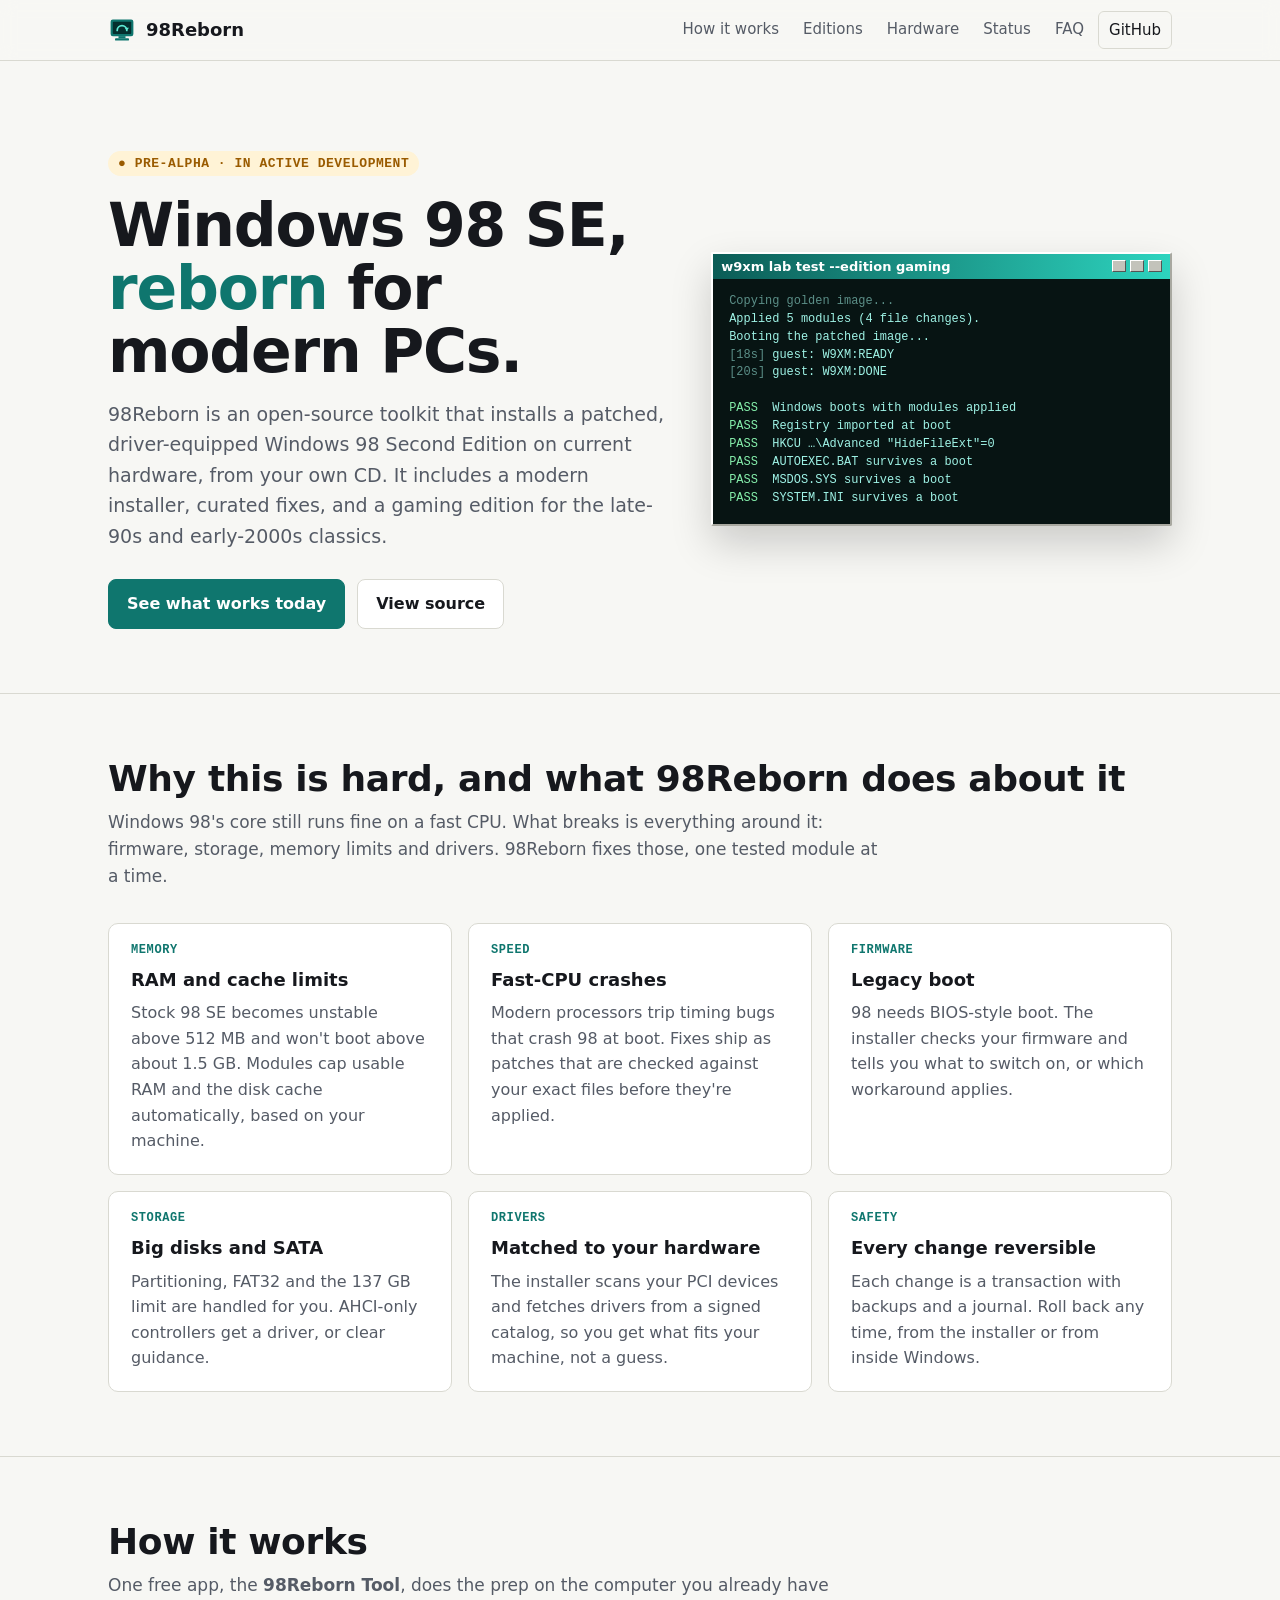
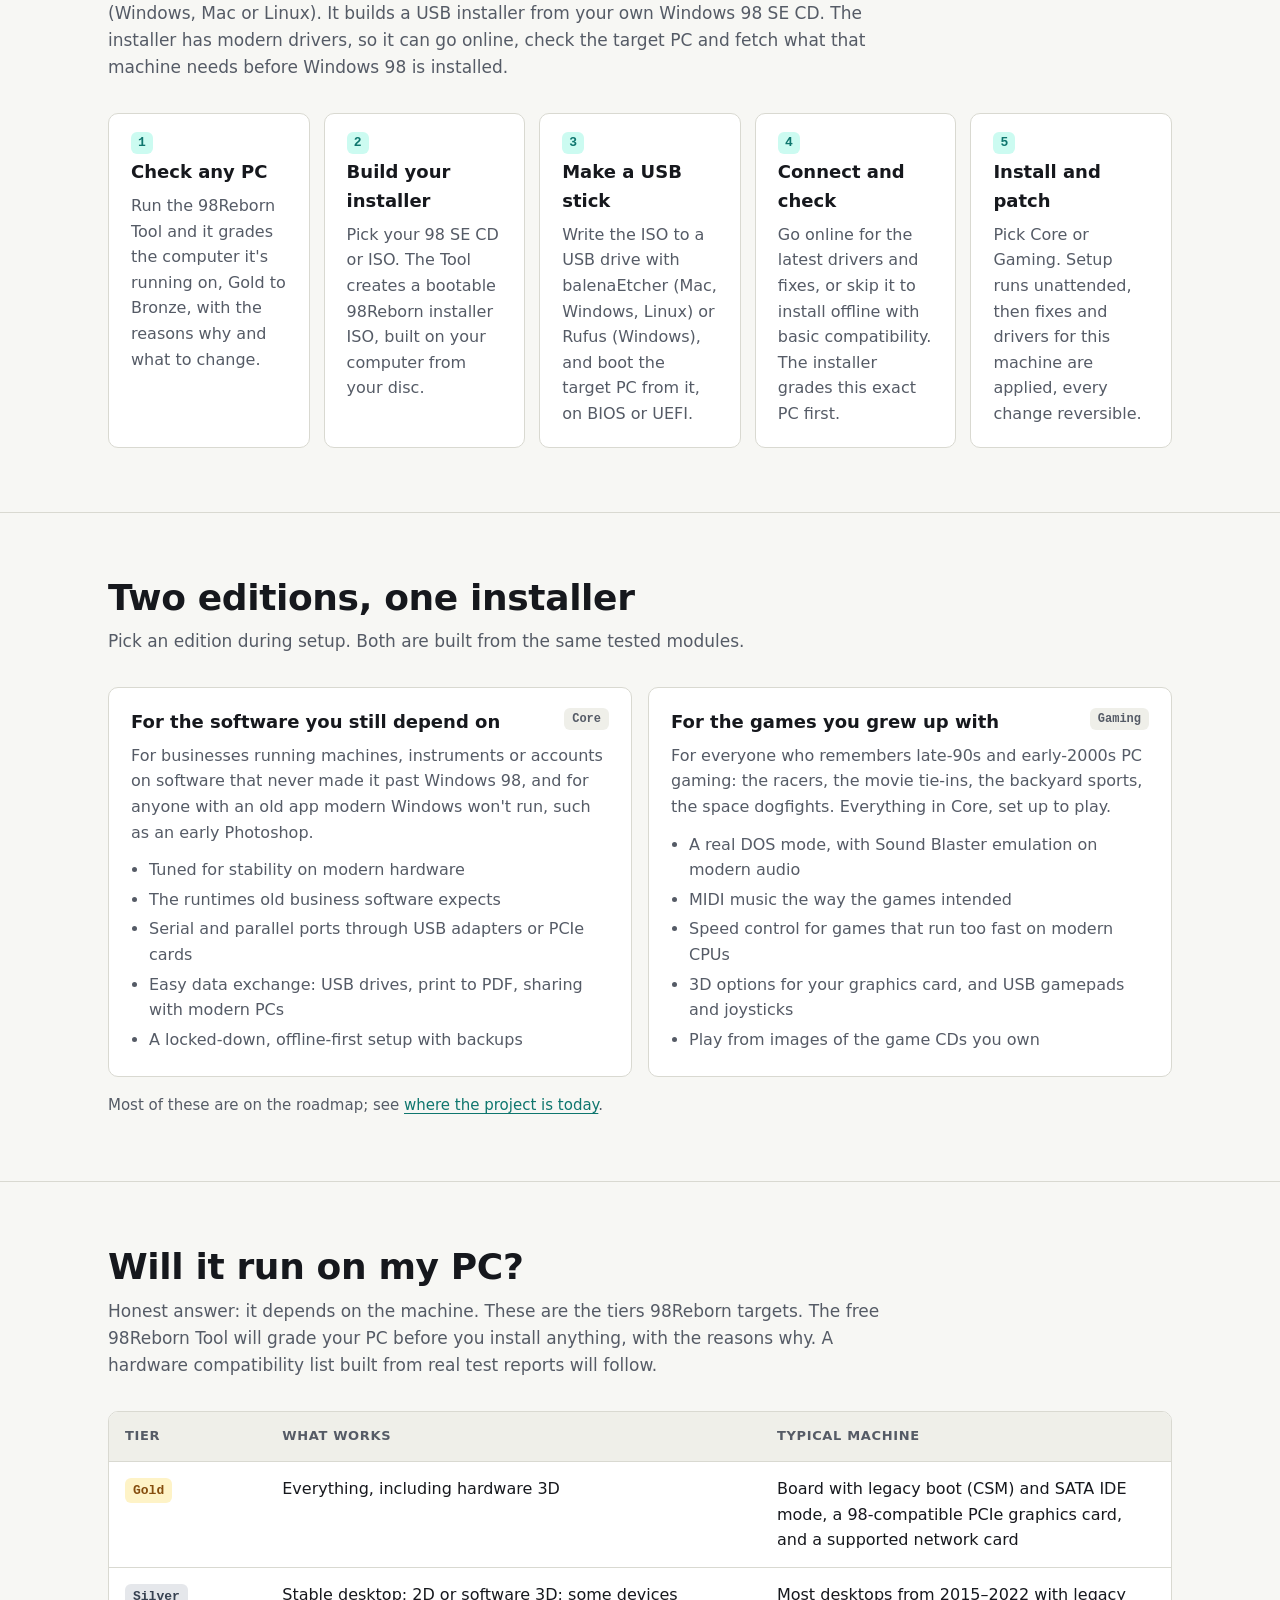
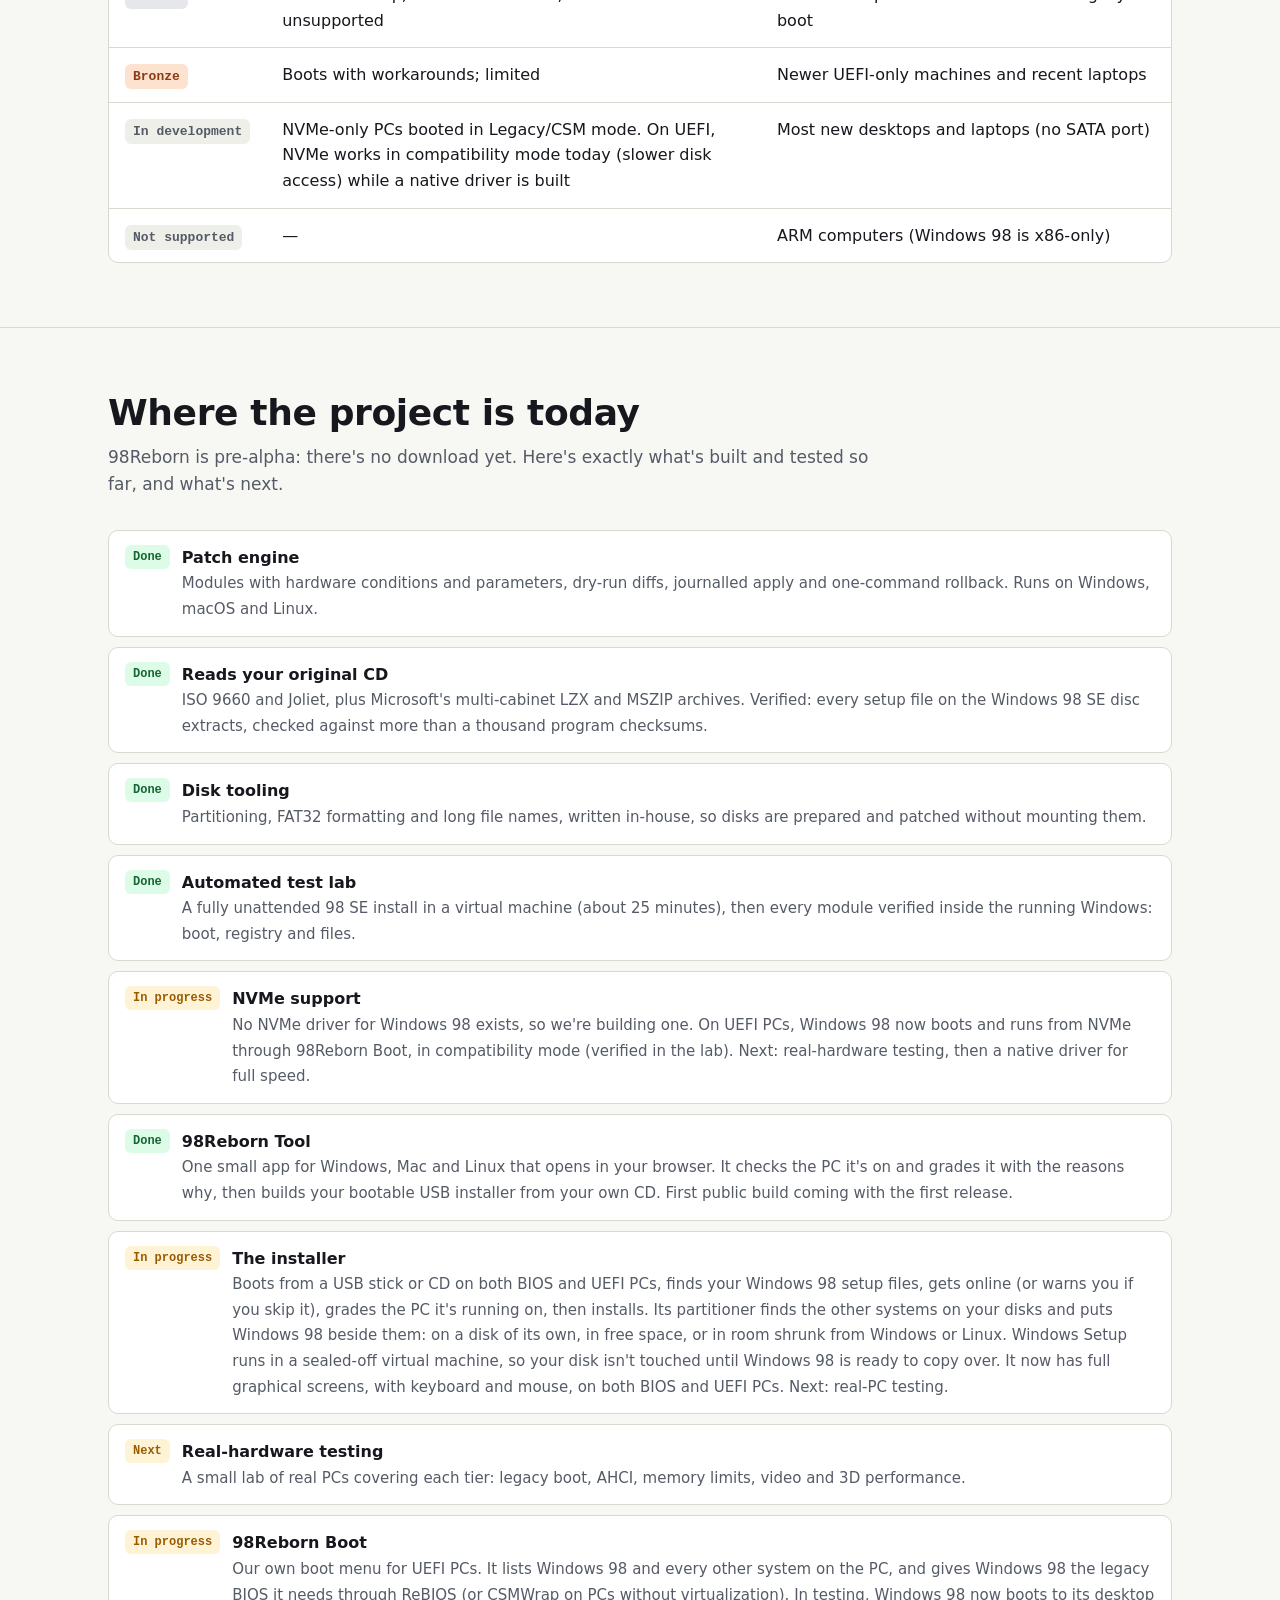
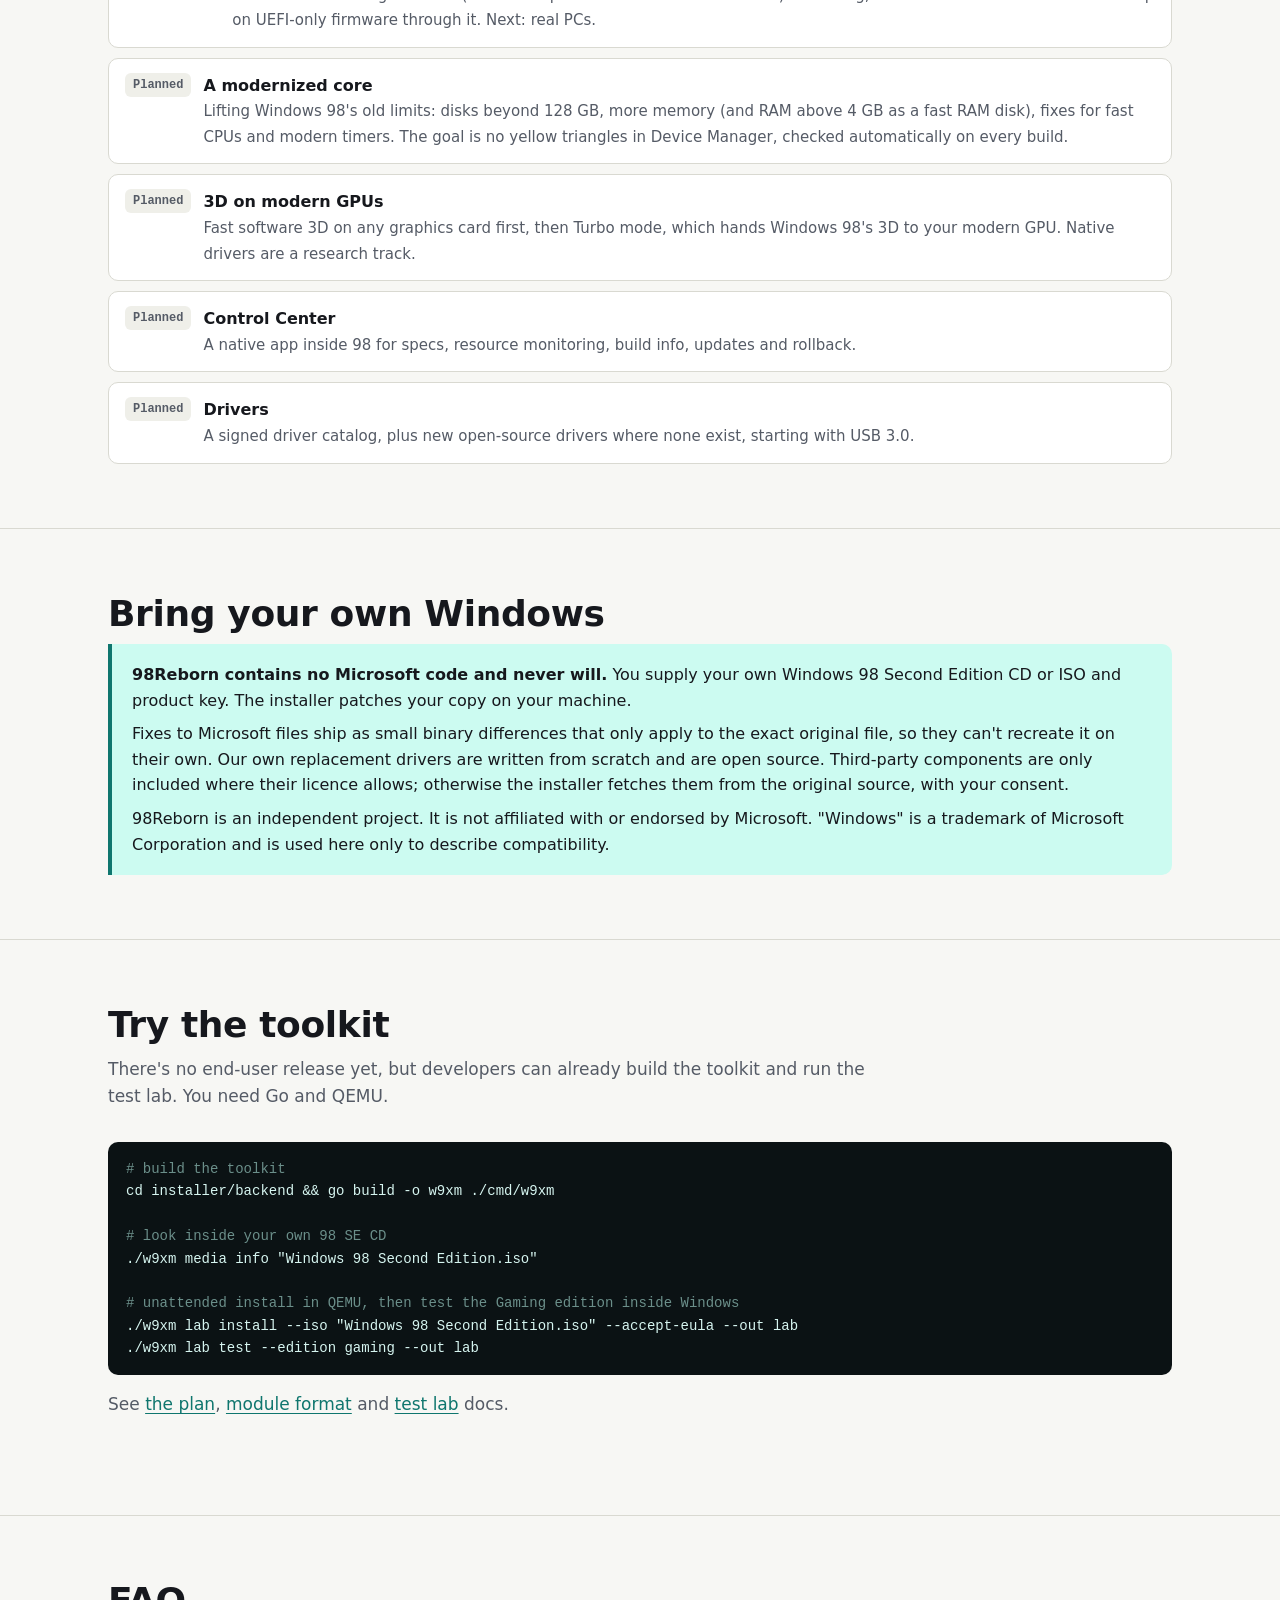
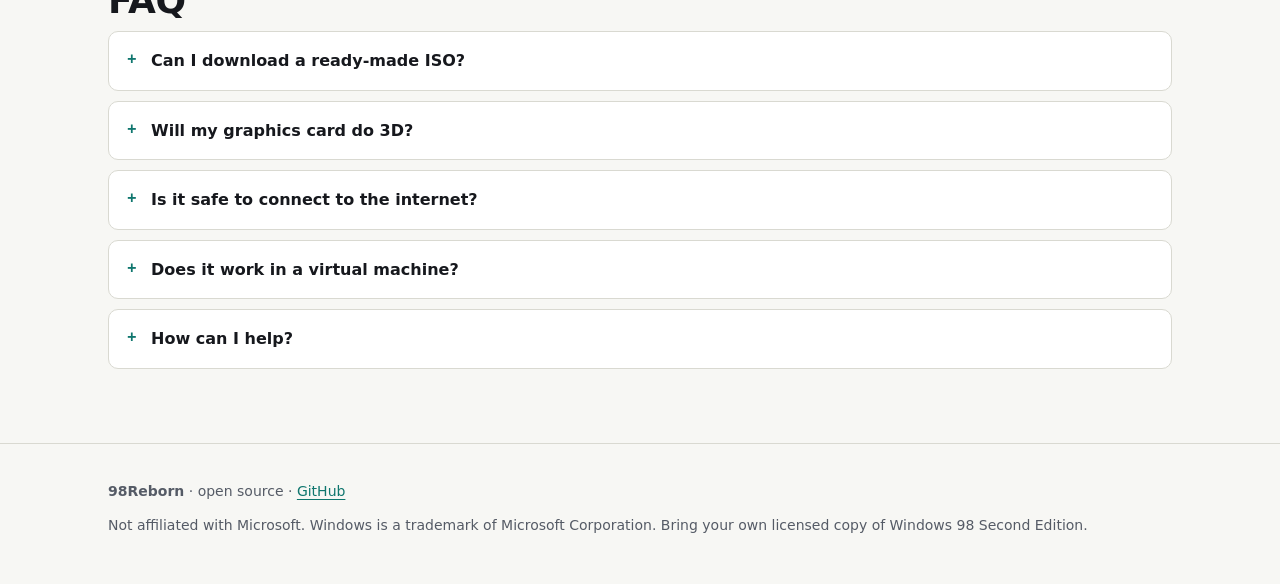
<file: site/index.html>
<!doctype html>
<html lang="en">
<head>
  <meta charset="utf-8">
  <meta name="viewport" content="width=device-width, initial-scale=1">
  <title>98Reborn: Windows 98 SE, rebuilt for modern PCs</title>
  <meta name="description" content="98Reborn is an open-source toolkit that installs a patched, driver-equipped Windows 98 Second Edition on modern hardware, from your own CD.">
  <meta property="og:title" content="98Reborn">
  <meta property="og:description" content="Windows 98 SE, rebuilt to install and run on modern PCs. Bring your own CD; no Microsoft files included.">
  <meta name="theme-color" content="#0f766e">
  <link rel="icon" href="favicon.svg" type="image/svg+xml">
  <link rel="stylesheet" href="style.css">
</head>
<body>

<header class="top">
  <div class="wrap">
    <a class="brand" href="#"><img src="favicon.svg" alt="">98Reborn</a>
    <nav class="nav" aria-label="Main">
      <a href="#how">How it works</a>
      <a href="#editions">Editions</a>
      <a href="#hardware">Hardware</a>
      <a href="#status">Status</a>
      <a href="#faq">FAQ</a>
      <a class="gh" href="https://github.com/PatrickWalshCreates/98Reborn">GitHub</a>
    </nav>
  </div>
</header>

<main>
  <div class="hero">
    <div class="wrap">
      <div>
        <span class="eyebrow">● Pre-alpha · in active development</span>
        <h1>Windows 98 SE,<br><em>reborn</em> for modern PCs.</h1>
        <p class="lede">98Reborn is an open-source toolkit that installs a patched, driver-equipped Windows 98 Second Edition on current hardware, from your own CD. It includes a modern installer, curated fixes, and a gaming edition for the late-90s and early-2000s classics.</p>
        <div class="actions">
          <a class="btn primary" href="#status">See what works today</a>
          <a class="btn" href="https://github.com/PatrickWalshCreates/98Reborn">View source</a>
        </div>
      </div>
      <div class="window" aria-label="Example lab run output">
        <div class="bar">w9xm lab test --edition gaming<span class="dots"><i></i><i></i><i></i></span></div>
        <div class="body term"><pre><span class="dim">Copying golden image...</span>
Applied 5 modules (4 file changes).
Booting the patched image...
<span class="dim">[18s]</span> guest: W9XM:READY
<span class="dim">[20s]</span> guest: W9XM:DONE

<span class="ok">PASS</span>  Windows boots with modules applied
<span class="ok">PASS</span>  Registry imported at boot
<span class="ok">PASS</span>  HKCU …\Advanced "HideFileExt"=0
<span class="ok">PASS</span>  AUTOEXEC.BAT survives a boot
<span class="ok">PASS</span>  MSDOS.SYS survives a boot
<span class="ok">PASS</span>  SYSTEM.INI survives a boot</pre></div>
      </div>
    </div>
  </div>

  <section id="why">
    <div class="wrap">
      <h2>Why this is hard, and what 98Reborn does about it</h2>
      <p class="sub">Windows 98's core still runs fine on a fast CPU. What breaks is everything around it: firmware, storage, memory limits and drivers. 98Reborn fixes those, one tested module at a time.</p>
      <div class="grid c3">
        <div class="card"><span class="k">Memory</span><h3>RAM and cache limits</h3><p>Stock 98 SE becomes unstable above 512 MB and won't boot above about 1.5 GB. Modules cap usable RAM and the disk cache automatically, based on your machine.</p></div>
        <div class="card"><span class="k">Speed</span><h3>Fast-CPU crashes</h3><p>Modern processors trip timing bugs that crash 98 at boot. Fixes ship as patches that are checked against your exact files before they're applied.</p></div>
        <div class="card"><span class="k">Firmware</span><h3>Legacy boot</h3><p>98 needs BIOS-style boot. The installer checks your firmware and tells you what to switch on, or which workaround applies.</p></div>
        <div class="card"><span class="k">Storage</span><h3>Big disks and SATA</h3><p>Partitioning, FAT32 and the 137 GB limit are handled for you. AHCI-only controllers get a driver, or clear guidance.</p></div>
        <div class="card"><span class="k">Drivers</span><h3>Matched to your hardware</h3><p>The installer scans your PCI devices and fetches drivers from a signed catalog, so you get what fits your machine, not a guess.</p></div>
        <div class="card"><span class="k">Safety</span><h3>Every change reversible</h3><p>Each change is a transaction with backups and a journal. Roll back any time, from the installer or from inside Windows.</p></div>
      </div>
    </div>
  </section>

  <section id="how">
    <div class="wrap">
      <h2>How it works</h2>
      <p class="sub">One free app, the <strong>98Reborn Tool</strong>, does the prep on the computer you already have (Windows, Mac or Linux). It builds a USB installer from your own Windows 98 SE CD. The installer has modern drivers, so it can go online, check the target PC and fetch what that machine needs before Windows 98 is installed.</p>
      <div class="steps">
        <div class="card step"><h3>Check any PC</h3><p>Run the 98Reborn Tool and it grades the computer it's running on, Gold to Bronze, with the reasons why and what to change.</p></div>
        <div class="card step"><h3>Build your installer</h3><p>Pick your 98 SE CD or ISO. The Tool creates a bootable 98Reborn installer ISO, built on your computer from your disc.</p></div>
        <div class="card step"><h3>Make a USB stick</h3><p>Write the ISO to a USB drive with balenaEtcher (Mac, Windows, Linux) or Rufus (Windows), and boot the target PC from it, on BIOS or UEFI.</p></div>
        <div class="card step"><h3>Connect and check</h3><p>Go online for the latest drivers and fixes, or skip it to install offline with basic compatibility. The installer grades this exact PC first.</p></div>
        <div class="card step"><h3>Install and patch</h3><p>Pick Core or Gaming. Setup runs unattended, then fixes and drivers for this machine are applied, every change reversible.</p></div>
      </div>
    </div>
  </section>

  <section id="editions">
    <div class="wrap">
      <h2>Two editions, one installer</h2>
      <p class="sub">Pick an edition during setup. Both are built from the same tested modules.</p>
      <div class="grid c2">
        <div class="card edition">
          <span class="tag">Core</span>
          <h3>For the software you still depend on</h3>
          <p>For businesses running machines, instruments or accounts on software that never made it past Windows 98, and for anyone with an old app modern Windows won't run, such as an early Photoshop.</p>
          <ul>
            <li>Tuned for stability on modern hardware</li>
            <li>The runtimes old business software expects</li>
            <li>Serial and parallel ports through USB adapters or PCIe cards</li>
            <li>Easy data exchange: USB drives, print to PDF, sharing with modern PCs</li>
            <li>A locked-down, offline-first setup with backups</li>
          </ul>
        </div>
        <div class="card edition">
          <span class="tag">Gaming</span>
          <h3>For the games you grew up with</h3>
          <p>For everyone who remembers late-90s and early-2000s PC gaming: the racers, the movie tie-ins, the backyard sports, the space dogfights. Everything in Core, set up to play.</p>
          <ul>
            <li>A real DOS mode, with Sound Blaster emulation on modern audio</li>
            <li>MIDI music the way the games intended</li>
            <li>Speed control for games that run too fast on modern CPUs</li>
            <li>3D options for your graphics card, and USB gamepads and joysticks</li>
            <li>Play from images of the game CDs you own</li>
          </ul>
        </div>
      </div>
      <p class="sub" style="margin:16px 0 0;font-size:15px">Most of these are on the roadmap; see <a href="#status">where the project is today</a>.</p>
    </div>
  </section>

  <section id="hardware">
    <div class="wrap">
      <h2>Will it run on my PC?</h2>
      <p class="sub">Honest answer: it depends on the machine. These are the tiers 98Reborn targets. The free 98Reborn Tool will grade your PC before you install anything, with the reasons why. A hardware compatibility list built from real test reports will follow.</p>
      <div class="tablewrap">
        <table>
          <thead><tr><th>Tier</th><th>What works</th><th>Typical machine</th></tr></thead>
          <tbody>
            <tr><td><span class="tier t-gold">Gold</span></td><td>Everything, including hardware 3D</td><td>Board with legacy boot (CSM) and SATA IDE mode, a 98-compatible PCIe graphics card, and a supported network card</td></tr>
            <tr><td><span class="tier t-silver">Silver</span></td><td>Stable desktop; 2D or software 3D; some devices unsupported</td><td>Most desktops from 2015–2022 with legacy boot</td></tr>
            <tr><td><span class="tier t-bronze">Bronze</span></td><td>Boots with workarounds; limited</td><td>Newer UEFI-only machines and recent laptops</td></tr>
            <tr><td><span class="tier t-no">In development</span></td><td>NVMe-only PCs booted in Legacy/CSM mode. On UEFI, NVMe works in compatibility mode today (slower disk access) while a native driver is built</td><td>Most new desktops and laptops (no SATA port)</td></tr>
            <tr><td><span class="tier t-no">Not supported</span></td><td>—</td><td>ARM computers (Windows 98 is x86-only)</td></tr>
          </tbody>
        </table>
      </div>
    </div>
  </section>

  <section id="status">
    <div class="wrap">
      <h2>Where the project is today</h2>
      <p class="sub">98Reborn is pre-alpha: there's no download yet. Here's exactly what's built and tested so far, and what's next.</p>
      <ul class="status-list">
        <li><span class="pill done">Done</span><div><strong>Patch engine</strong><span class="d">Modules with hardware conditions and parameters, dry-run diffs, journalled apply and one-command rollback. Runs on Windows, macOS and Linux.</span></div></li>
        <li><span class="pill done">Done</span><div><strong>Reads your original CD</strong><span class="d">ISO 9660 and Joliet, plus Microsoft's multi-cabinet LZX and MSZIP archives. Verified: every setup file on the Windows 98 SE disc extracts, checked against more than a thousand program checksums.</span></div></li>
        <li><span class="pill done">Done</span><div><strong>Disk tooling</strong><span class="d">Partitioning, FAT32 formatting and long file names, written in-house, so disks are prepared and patched without mounting them.</span></div></li>
        <li><span class="pill done">Done</span><div><strong>Automated test lab</strong><span class="d">A fully unattended 98 SE install in a virtual machine (about 25 minutes), then every module verified inside the running Windows: boot, registry and files.</span></div></li>
        <li><span class="pill wip">In progress</span><div><strong>NVMe support</strong><span class="d">No NVMe driver for Windows 98 exists, so we're building one. On UEFI PCs, Windows 98 now boots and runs from NVMe through 98Reborn Boot, in compatibility mode (verified in the lab). Next: real-hardware testing, then a native driver for full speed.</span></div></li>
        <li><span class="pill done">Done</span><div><strong>98Reborn Tool</strong><span class="d">One small app for Windows, Mac and Linux that opens in your browser. It checks the PC it's on and grades it with the reasons why, then builds your bootable USB installer from your own CD. First public build coming with the first release.</span></div></li>
        <li><span class="pill wip">In progress</span><div><strong>The installer</strong><span class="d">Boots from a USB stick or CD on both BIOS and UEFI PCs, finds your Windows 98 setup files, gets online (or warns you if you skip it), grades the PC it's running on, then installs. Its partitioner finds the other systems on your disks and puts Windows 98 beside them: on a disk of its own, in free space, or in room shrunk from Windows or Linux. Windows Setup runs in a sealed-off virtual machine, so your disk isn't touched until Windows 98 is ready to copy over. It now has full graphical screens, with keyboard and mouse, on both BIOS and UEFI PCs. Next: real-PC testing.</span></div></li>
        <li><span class="pill wip">Next</span><div><strong>Real-hardware testing</strong><span class="d">A small lab of real PCs covering each tier: legacy boot, AHCI, memory limits, video and 3D performance.</span></div></li>
        <li><span class="pill wip">In progress</span><div><strong>98Reborn Boot</strong><span class="d">Our own boot menu for UEFI PCs. It lists Windows 98 and every other system on the PC, and gives Windows 98 the legacy BIOS it needs through ReBIOS (or CSMWrap on PCs without virtualization). In testing, Windows 98 now boots to its desktop on UEFI-only firmware through it. Next: real PCs.</span></div></li>
        <li><span class="pill todo">Planned</span><div><strong>A modernized core</strong><span class="d">Lifting Windows 98's old limits: disks beyond 128 GB, more memory (and RAM above 4 GB as a fast RAM disk), fixes for fast CPUs and modern timers. The goal is no yellow triangles in Device Manager, checked automatically on every build.</span></div></li>
        <li><span class="pill todo">Planned</span><div><strong>3D on modern GPUs</strong><span class="d">Fast software 3D on any graphics card first, then Turbo mode, which hands Windows 98's 3D to your modern GPU. Native drivers are a research track.</span></div></li>
        <li><span class="pill todo">Planned</span><div><strong>Control Center</strong><span class="d">A native app inside 98 for specs, resource monitoring, build info, updates and rollback.</span></div></li>
        <li><span class="pill todo">Planned</span><div><strong>Drivers</strong><span class="d">A signed driver catalog, plus new open-source drivers where none exist, starting with USB 3.0.</span></div></li>
      </ul>
    </div>
  </section>

  <section id="legal">
    <div class="wrap">
      <h2>Bring your own Windows</h2>
      <div class="callout">
        <p><strong>98Reborn contains no Microsoft code and never will.</strong> You supply your own Windows 98 Second Edition CD or ISO and product key. The installer patches your copy on your machine.</p>
        <p>Fixes to Microsoft files ship as small binary differences that only apply to the exact original file, so they can't recreate it on their own. Our own replacement drivers are written from scratch and are open source. Third-party components are only included where their licence allows; otherwise the installer fetches them from the original source, with your consent.</p>
        <p>98Reborn is an independent project. It is not affiliated with or endorsed by Microsoft. "Windows" is a trademark of Microsoft Corporation and is used here only to describe compatibility.</p>
      </div>
    </div>
  </section>

  <section id="dev">
    <div class="wrap">
      <h2>Try the toolkit</h2>
      <p class="sub">There's no end-user release yet, but developers can already build the toolkit and run the test lab. You need Go and QEMU.</p>
      <pre class="code"><span class="c"># build the toolkit</span>
cd installer/backend &amp;&amp; go build -o w9xm ./cmd/w9xm

<span class="c"># look inside your own 98 SE CD</span>
./w9xm media info "Windows 98 Second Edition.iso"

<span class="c"># unattended install in QEMU, then test the Gaming edition inside Windows</span>
./w9xm lab install --iso "Windows 98 Second Edition.iso" --accept-eula --out lab
./w9xm lab test --edition gaming --out lab</pre>
      <p class="sub" style="margin-top:16px">See <a href="https://github.com/PatrickWalshCreates/98Reborn/blob/main/docs/PLAN.md">the plan</a>, <a href="https://github.com/PatrickWalshCreates/98Reborn/blob/main/docs/MODULES.md">module format</a> and <a href="https://github.com/PatrickWalshCreates/98Reborn/blob/main/docs/LAB.md">test lab</a> docs.</p>
    </div>
  </section>

  <section id="faq">
    <div class="wrap">
      <h2>FAQ</h2>
      <details><summary>Can I download a ready-made ISO?</summary><p>No. Distributing Windows itself would be copyright infringement. When 98Reborn is released, you'll download our installer, which contains only open-source code, and use it with your own CD.</p></details>
      <details><summary>Will my graphics card do 3D?</summary><p>Modern NVIDIA, AMD and Intel GPUs have no Windows 98 drivers, so today they give a sharp 2D desktop. We're working on two ways past that: fast software 3D that works on any card, and Turbo mode, which runs Windows 98 on a thin built-in layer and hands its 3D to your modern GPU. Until then, a period-compatible PCIe card is the reliable route to hardware 3D.</p></details>
      <details><summary>Is it safe to connect to the internet?</summary><p>Windows 98 hasn't had security updates in decades. Use it offline or behind a router, never directly exposed. The installer goes online only before Windows is installed, to fetch drivers, and updates are cryptographically signed.</p></details>
      <details><summary>Does it work in a virtual machine?</summary><p>Yes. The project's own test lab installs and boots 98 SE in QEMU on every change, and VM support will ship as a first-class target.</p></details>
      <details><summary>How can I help?</summary><p>Hardware test reports, driver research and module authoring are all welcome once the repository opens up. Watch the GitHub repo for the first public release.</p></details>
    </div>
  </section>
</main>

<footer>
  <div class="wrap">
    <p><strong>98Reborn</strong> · open source · <a href="https://github.com/PatrickWalshCreates/98Reborn">GitHub</a></p>
    <p>Not affiliated with Microsoft. Windows is a trademark of Microsoft Corporation. Bring your own licensed copy of Windows 98 Second Edition.</p>
  </div>
</footer>

</body>
</html>
</file>
<file: site/style.css>
/* 98Reborn site. Plain CSS, no build step. */
:root {
  --bg: #f7f7f4;
  --surface: #ffffff;
  --surface-2: #efefe9;
  --text: #16181d;
  --muted: #555b66;
  --border: #d9d9d1;
  --accent: #0f766e;
  --accent-strong: #0b5c56;
  --accent-soft: #ccfbf1;
  --warn: #9a5b00;
  --warn-soft: #fff3d6;
  --ok: #166534;
  --ok-soft: #dcfce7;
  --bevel-hi: #ffffff;
  --bevel-lo: #a8a8a0;
  --mono: ui-monospace, "SF Mono", "Cascadia Mono", Menlo, Consolas, monospace;
  --sans: system-ui, -apple-system, "Segoe UI", Roboto, "Helvetica Neue", Arial, sans-serif;
  --radius: 10px;
  --max: 1120px;
}
@media (prefers-color-scheme: dark) {
  :root {
    --bg: #0d1014;
    --surface: #151a20;
    --surface-2: #1c232b;
    --text: #e8ebef;
    --muted: #9aa4b1;
    --border: #2a333d;
    --accent: #2dd4bf;
    --accent-strong: #5eead4;
    --accent-soft: #10302d;
    --warn: #f5b84b;
    --warn-soft: #2e2410;
    --ok: #4ade80;
    --ok-soft: #10291a;
    --bevel-hi: #3a4552;
    --bevel-lo: #07090c;
  }
}

* { box-sizing: border-box; }
html { scroll-behavior: smooth; }
body {
  margin: 0;
  background: var(--bg);
  color: var(--text);
  font: 16px/1.6 var(--sans);
  -webkit-font-smoothing: antialiased;
}
a { color: var(--accent); text-underline-offset: 3px; }
a:hover { color: var(--accent-strong); }
code, kbd, pre { font-family: var(--mono); font-size: 0.92em; }
code { background: var(--surface-2); padding: 0.1em 0.35em; border-radius: 4px; }
img, svg { max-width: 100%; }

.wrap { max-width: var(--max); margin: 0 auto; padding: 0 16px; }
@media (min-width: 720px) { .wrap { padding: 0 28px; } }

/* Header */
.top {
  position: sticky; top: 0; z-index: 10;
  background: color-mix(in srgb, var(--bg) 88%, transparent);
  backdrop-filter: saturate(150%) blur(8px);
  border-bottom: 1px solid var(--border);
}
.top .wrap { display: flex; align-items: center; gap: 16px; height: 60px; }
.brand { display: flex; align-items: center; gap: 10px; font-weight: 700; color: var(--text); text-decoration: none; font-size: 18px; }
.brand img { width: 28px; height: 28px; }
.nav { margin-left: auto; display: flex; gap: 4px; }
.nav a { color: var(--muted); text-decoration: none; padding: 6px 10px; border-radius: 6px; font-size: 15px; }
.nav a:hover { color: var(--text); background: var(--surface-2); }
.nav .gh { color: var(--text); border: 1px solid var(--border); }
@media (max-width: 760px) { .nav a:not(.gh) { display: none; } }

/* Hero */
.hero { padding: 64px 0 40px; }
.hero .wrap { display: grid; gap: 40px; align-items: center; }
@media (min-width: 900px) { .hero .wrap { grid-template-columns: 1.1fr 0.9fr; } .hero { padding: 88px 0 64px; } }
.eyebrow {
  display: inline-flex; align-items: center; gap: 8px;
  font: 600 13px/1 var(--mono); letter-spacing: 0.04em; text-transform: uppercase;
  color: var(--warn); background: var(--warn-soft); padding: 6px 10px; border-radius: 999px;
}
.hero h1 { font-size: clamp(36px, 6vw, 60px); line-height: 1.05; letter-spacing: -0.02em; margin: 18px 0 16px; }
.hero h1 em { font-style: normal; color: var(--accent); }
.lede { font-size: 19px; color: var(--muted); max-width: 36em; margin: 0 0 28px; }
.actions { display: flex; flex-wrap: wrap; gap: 12px; }
.btn {
  display: inline-flex; align-items: center; gap: 8px;
  padding: 11px 18px; border-radius: 8px; font-weight: 600; text-decoration: none;
  border: 1px solid var(--border); color: var(--text); background: var(--surface);
}
.btn:hover { color: var(--text); border-color: var(--muted); }
.btn.primary { background: var(--accent); border-color: var(--accent); color: #fff; }
.btn.primary:hover { background: var(--accent-strong); border-color: var(--accent-strong); color: #fff; }
@media (prefers-color-scheme: dark) { .btn.primary, .btn.primary:hover { color: #04201d; } }

/* Retro window (original styling, a nod to the era) */
.window {
  background: #c3c3bb; color: #111;
  border: 2px solid; border-color: var(--bevel-hi) var(--bevel-lo) var(--bevel-lo) var(--bevel-hi);
  box-shadow: 0 18px 40px rgba(0,0,0,0.18);
  border-radius: 2px;
}
@media (prefers-color-scheme: dark) { .window { background: #2a3038; color: #e8ebef; } }
.window .bar {
  background: linear-gradient(90deg, #0b5c56, #2dd4bf);
  color: #fff; font: 700 13px/1 var(--sans); padding: 6px 8px;
  display: flex; align-items: center; gap: 8px;
}
.window .bar .dots { margin-left: auto; display: flex; gap: 4px; }
.window .bar .dots i {
  width: 14px; height: 12px; background: #c3c3bb; display: block;
  border: 1px solid; border-color: #fff #555 #555 #fff;
}
.window .body { padding: 14px 16px 16px; font: 13px/1.5 var(--mono); }
.term { background: #071413; color: #9ff3e6; padding: 12px 14px; min-height: 230px; overflow-x: auto; }
.term .dim { color: #5c8f88; }
.term .ok { color: #86efac; }
.term .hl { color: #fde68a; }
.term pre { margin: 0; white-space: pre; }

/* Sections */
section { padding: 64px 0; border-top: 1px solid var(--border); }
section h2 { font-size: clamp(26px, 3.6vw, 36px); letter-spacing: -0.01em; line-height: 1.15; margin: 0 0 10px; }
section .sub { color: var(--muted); max-width: 46em; margin: 0 0 32px; font-size: 17px; }
.grid { display: grid; gap: 16px; }
@media (min-width: 720px) { .grid.c2 { grid-template-columns: 1fr 1fr; } .grid.c3 { grid-template-columns: repeat(3, 1fr); } }
@media (min-width: 720px) and (max-width: 979px) { .grid.c4 { grid-template-columns: 1fr 1fr; } }
@media (min-width: 980px) { .grid.c4 { grid-template-columns: repeat(4, 1fr); } }
.card {
  background: var(--surface); border: 1px solid var(--border); border-radius: var(--radius);
  padding: 20px 22px;
}
.card h3 { margin: 0 0 6px; font-size: 18px; }
.card p { margin: 0; color: var(--muted); }
.card .k { font: 600 12px/1 var(--mono); color: var(--accent); letter-spacing: 0.05em; text-transform: uppercase; margin-bottom: 10px; display: block; }

/* Steps */
.steps { counter-reset: s; display: grid; gap: 14px; }
@media (min-width: 900px) { .steps { grid-template-columns: repeat(5, 1fr); } }
.step { position: relative; padding-top: 44px; }
.step::before {
  counter-increment: s; content: counter(s);
  position: absolute; top: 18px; left: 22px;
  font: 700 13px/22px var(--mono); width: 22px; text-align: center;
  background: var(--accent-soft); color: var(--accent); border-radius: 6px;
}

/* Editions */
.edition ul { margin: 12px 0 0; padding-left: 18px; color: var(--muted); }
.edition li { margin: 4px 0; }
.edition .tag { float: right; font: 600 12px/1 var(--mono); padding: 5px 8px; border-radius: 6px; background: var(--surface-2); color: var(--muted); }

/* Tiers table */
.tablewrap { overflow-x: auto; border: 1px solid var(--border); border-radius: var(--radius); background: var(--surface); }
table { width: 100%; border-collapse: collapse; min-width: 640px; }
th, td { text-align: left; padding: 14px 16px; border-bottom: 1px solid var(--border); vertical-align: top; }
th { font-size: 13px; text-transform: uppercase; letter-spacing: 0.05em; color: var(--muted); background: var(--surface-2); }
tr:last-child td { border-bottom: 0; }
.tier { font: 700 13px/1 var(--mono); padding: 5px 8px; border-radius: 6px; white-space: nowrap; }
.t-gold { background: #fef3c7; color: #854d0e; }
.t-silver { background: #e5e7eb; color: #374151; }
.t-bronze { background: #fde2cf; color: #8a3b12; }
.t-no { background: var(--surface-2); color: var(--muted); }
@media (prefers-color-scheme: dark) {
  .t-gold { background: #3a2e0b; color: #fcd34d; }
  .t-silver { background: #2b3138; color: #d1d5db; }
  .t-bronze { background: #3a200f; color: #fdba74; }
}

@media (max-width: 640px) { /* stack tier rows as cards on phones */
  table { min-width: 0; }
  thead { display: none; }
  tr { display: block; padding: 14px 0; border-bottom: 1px solid var(--border); }
  tr:last-child { border-bottom: 0; }
  td { display: block; border: 0; padding: 4px 16px; }
  td:nth-child(3) { color: var(--muted); font-size: 15px; }
}

/* Status */
.status-list { list-style: none; padding: 0; margin: 0; display: grid; gap: 10px; }
.status-list li { display: grid; grid-template-columns: auto 1fr; gap: 12px; align-items: start; background: var(--surface); border: 1px solid var(--border); border-radius: var(--radius); padding: 14px 16px; }
.pill { font: 700 12px/1 var(--mono); padding: 6px 8px; border-radius: 6px; white-space: nowrap; }
.pill.done { background: var(--ok-soft); color: var(--ok); }
.pill.wip { background: var(--warn-soft); color: var(--warn); }
.pill.todo { background: var(--surface-2); color: var(--muted); }
.status-list strong { display: block; }
.status-list span.d { color: var(--muted); font-size: 15px; }

/* Callout */
.callout { border-left: 4px solid var(--accent); background: var(--accent-soft); padding: 18px 20px; border-radius: 0 var(--radius) var(--radius) 0; }
.callout p { margin: 0 0 8px; }
.callout p:last-child { margin: 0; }

/* FAQ */
details { background: var(--surface); border: 1px solid var(--border); border-radius: var(--radius); padding: 0 18px; margin-bottom: 10px; }
summary { cursor: pointer; padding: 16px 0; font-weight: 600; list-style: none; display: flex; gap: 10px; }
summary::-webkit-details-marker { display: none; }
summary::before { content: "+"; font: 700 16px/1.5 var(--mono); color: var(--accent); width: 14px; }
details[open] summary::before { content: "−"; }
details p { margin: 0 0 16px; color: var(--muted); }

/* Code block */
.code { background: #0b1214; color: #d6f5f0; border-radius: var(--radius); padding: 16px 18px; overflow-x: auto; font: 14px/1.6 var(--mono); }
.code .c { color: #6b8f8a; }

footer { border-top: 1px solid var(--border); padding: 36px 0 48px; color: var(--muted); font-size: 14px; }
footer .wrap { display: grid; gap: 12px; }
footer p { margin: 0; }
</file>
